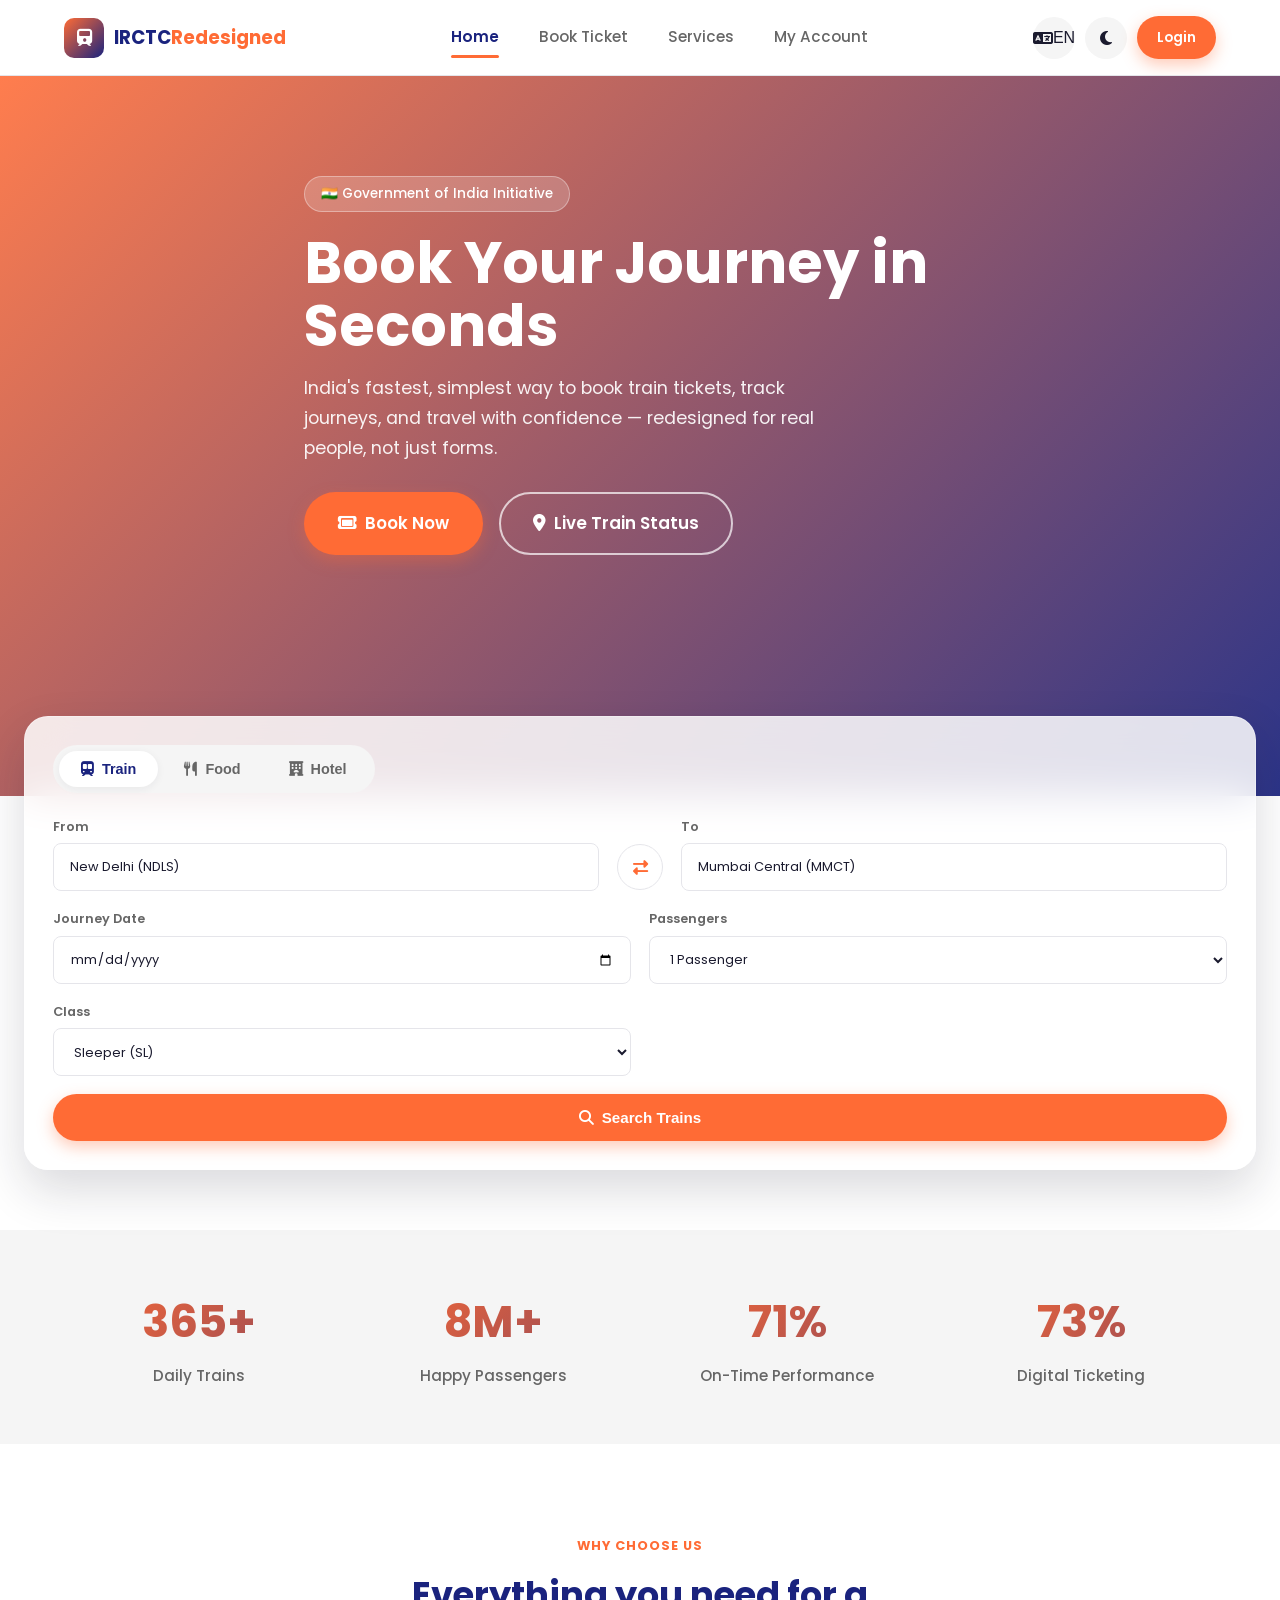
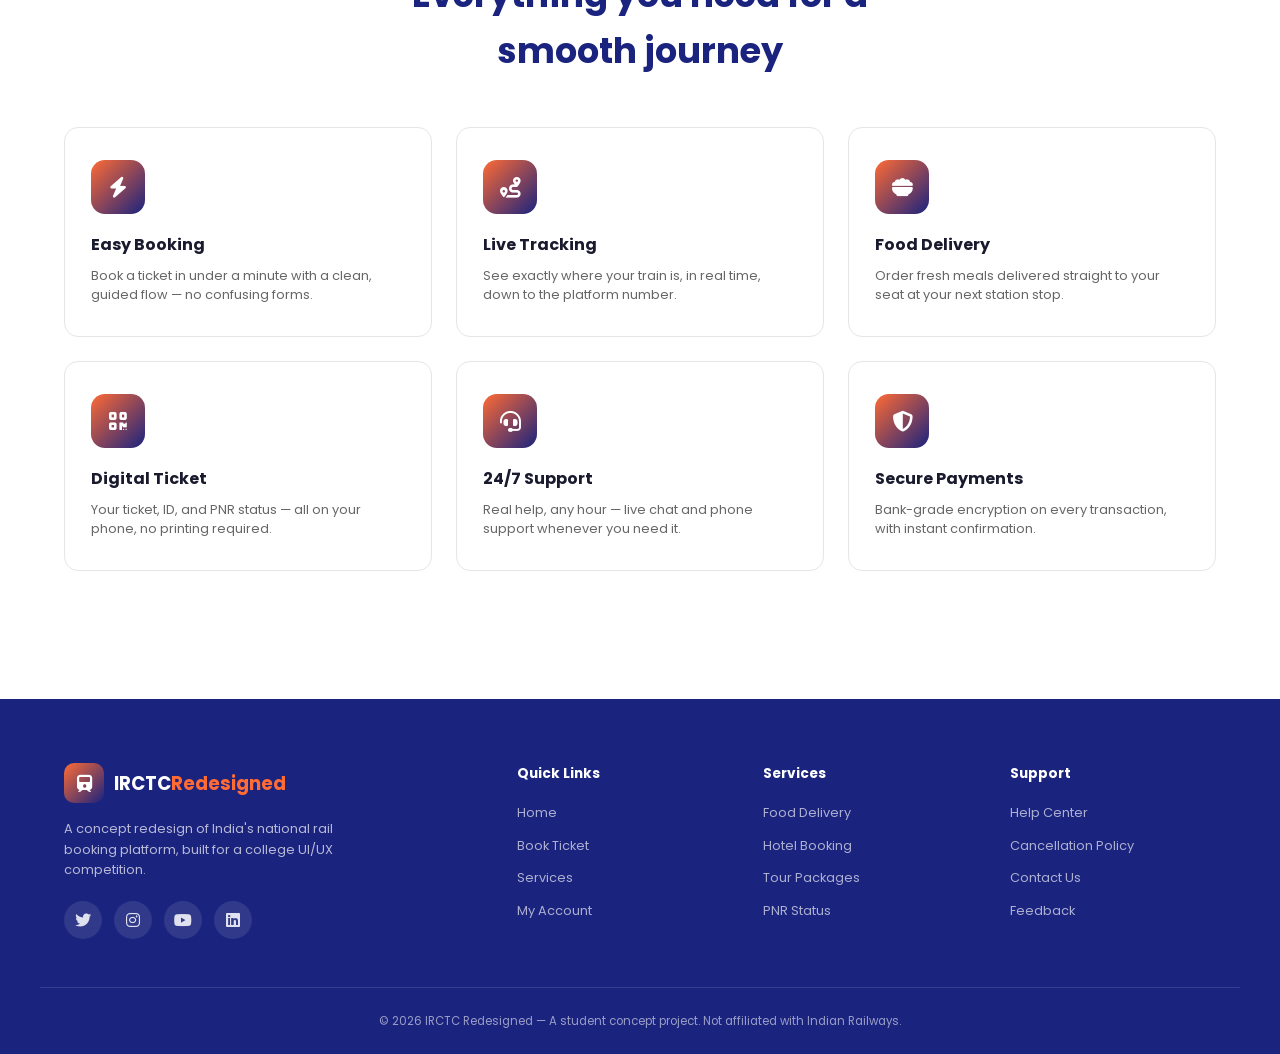
<file: index.html>
<!DOCTYPE html>
<html lang="en">
<head>
<meta charset="UTF-8">
<meta name="viewport" content="width=device-width, initial-scale=1.0">
<title>IRCTC Redesigned | Book Your Journey in Seconds</title>
<meta name="description" content="A reimagined IRCTC experience — book trains, track journeys, order food and manage your account, all in one clean, fast interface.">
<link rel="preconnect" href="https://fonts.googleapis.com">
<link href="https://fonts.googleapis.com/css2?family=Poppins:wght@300;400;500;600;700;800&family=Space+Grotesk:wght@500;600;700&display=swap" rel="stylesheet">
<link rel="stylesheet" href="https://cdnjs.cloudflare.com/ajax/libs/font-awesome/6.5.1/css/all.min.css">
<link rel="stylesheet" href="style.css">
</head>
<body>
<!-- ===== HEADER ===== -->
<header class="site-header" id="siteHeader">
  <div class="header-inner container">

    <!-- LOGO -->
    <a href="index.html" class="logo">
      <span class="logo-icon"><i class="fa-solid fa-train"></i></span>
      <span class="logo-text">IRCTC<span class="logo-accent">Redesigned</span></span>
    </a>

    <!-- NAVIGATION -->
    <nav class="main-nav" id="mainNav">
      <a href="index.html" class="nav-link active">Home</a>
      <a href="booking.html" class="nav-link">Book Ticket</a>
      <a href="services.html" class="nav-link">Services</a>
      <a href="profile.html" class="nav-link">My Account</a>
    </nav>

    <!-- RIGHT SIDE ACTIONS -->
    <div class="header-actions">
      <button class="icon-btn" id="langToggle" title="Change language">
        <i class="fa-solid fa-language"></i><span class="lang-label">EN</span>
      </button>
      <button class="icon-btn" id="themeToggle" title="Toggle dark mode">
        <i class="fa-solid fa-moon"></i>
      </button>
      <a href="profile.html" class="btn btn-primary btn-sm">Login</a>

      <!-- HAMBURGER BUTTON -->
      <button class="hamburger" id="hamburger" aria-label="Open menu">
        <span></span>
        <span></span>
        <span></span>
      </button>
    </div>

  </div>
</header>
<!-- ===== HERO ===== -->
<section class="hero" style="background-image: linear-gradient(135deg, rgba(255,107,53,0.88) 0%, rgba(26,35,126,0.92) 100%), url('https://images.unsplash.com/photo-1474487548417-781cb71495f3?w=1400');">
  <div class="container hero-inner">
    <span class="badge">🇮🇳 Government of India Initiative</span>
    <h1 class="hero-title">Book Your Journey<br>in Seconds</h1>
    <p class="hero-subtext">India's fastest, simplest way to book train tickets, track journeys, and travel with confidence — redesigned for real people, not just forms.</p>
    <div class="hero-cta">
      <a href="booking.html" class="btn btn-primary btn-lg"><i class="fa-solid fa-ticket"></i> Book Now</a>
      <a href="#live-status" class="btn btn-outline btn-lg"><i class="fa-solid fa-location-dot"></i> Live Train Status</a>
    </div>
  </div>
</section>

<!-- ===== SEARCH CARD ===== -->
<section class="search-section container">
  <div class="search-card" id="live-status">
    <div class="search-tabs" role="tablist">
      <button class="tab-btn active" data-tab="train">
        <i class="fa-solid fa-train-subway"></i> Train
      </button>
      <button class="tab-btn" data-tab="food">
        <i class="fa-solid fa-utensils"></i> Food
      </button>
      <button class="tab-btn" data-tab="hotel">
        <i class="fa-solid fa-hotel"></i> Hotel
      </button>
    </div>

    <form class="search-form" id="searchForm" data-tab-content="train">
      <div class="form-row swap-row">
        <div class="form-group">
          <label for="fromInput">From</label>
          <input type="text" id="fromInput" placeholder="Enter city or station" value="New Delhi (NDLS)" required>
        </div>
        <button type="button" class="swap-btn" id="swapBtn" aria-label="Swap stations">
          <i class="fa-solid fa-right-left"></i>
        </button>
        <div class="form-group">
          <label for="toInput">To</label>
          <input type="text" id="toInput" placeholder="Enter city or station" value="Mumbai Central (MMCT)" required>
        </div>
      </div>

      <div class="form-row">
        <div class="form-group">
          <label for="dateInput">Journey Date</label>
          <input type="date" id="dateInput" required>
        </div>
        <div class="form-group">
          <label for="passengerSelect">Passengers</label>
          <select id="passengerSelect">
            <option>1 Passenger</option>
            <option>2 Passengers</option>
            <option>3 Passengers</option>
            <option>4+ Passengers</option>
          </select>
        </div>
        <div class="form-group">
          <label for="classSelect">Class</label>
          <select id="classSelect">
            <option>Sleeper (SL)</option>
            <option>AC 3 Tier (3A)</option>
            <option>AC 2 Tier (2A)</option>
            <option>AC First Class (1A)</option>
            <option>General</option>
          </select>
        </div>
      </div>

      <button type="submit" class="btn btn-primary btn-block">
        <i class="fa-solid fa-magnifying-glass"></i> Search Trains
      </button>
    </form>

    <div class="search-form" data-tab-content="food" hidden>
      <div class="form-row">
        <div class="form-group">
          <label for="pnrInput">PNR Number</label>
          <input type="text" id="pnrInput" placeholder="10-digit PNR number">
        </div>
        <div class="form-group">
          <label for="stationInput">Delivery Station</label>
          <input type="text" id="stationInput" placeholder="e.g. Kanpur Central">
        </div>
      </div>
      <button type="submit" class="btn btn-primary btn-block"><i class="fa-solid fa-utensils"></i> Find Food Options</button>
    </div>

    <div class="search-form" data-tab-content="hotel" hidden>
      <div class="form-row">
        <div class="form-group">
          <label for="hotelCityInput">City</label>
          <input type="text" id="hotelCityInput" placeholder="Where are you staying?">
        </div>
        <div class="form-group">
          <label for="checkinInput">Check-in</label>
          <input type="date" id="checkinInput">
        </div>
      </div>
      <button type="submit" class="btn btn-primary btn-block"><i class="fa-solid fa-hotel"></i> Search Hotels</button>
    </div>
  </div>
</section>

<!-- ===== STATS ===== -->
<section class="stats-section">
  <div class="container stats-grid">
    <div class="stat-card">
      <span class="stat-number" data-target="500" data-suffix="+">0</span>
      <span class="stat-label">Daily Trains</span>
    </div>
    <div class="stat-card">
      <span class="stat-number" data-target="12" data-suffix="M+">0</span>
      <span class="stat-label">Happy Passengers</span>
    </div>
    <div class="stat-card">
      <span class="stat-number" data-target="98" data-suffix="%">0</span>
      <span class="stat-label">On-Time Performance</span>
    </div>
    <div class="stat-card">
      <span class="stat-number" data-target="100" data-suffix="%">0</span>
      <span class="stat-label">Digital Ticketing</span>
    </div>
  </div>
</section>

<!-- ===== FEATURES ===== -->
<section class="features-section container">
  <div class="section-heading">
    <span class="eyebrow">Why choose us</span>
    <h2>Everything you need for a smooth journey</h2>
  </div>
  <div class="features-grid">
    <div class="feature-card">
      <div class="feature-icon"><i class="fa-solid fa-bolt"></i></div>
      <h3>Easy Booking</h3>
      <p>Book a ticket in under a minute with a clean, guided flow — no confusing forms.</p>
    </div>
    <div class="feature-card">
      <div class="feature-icon"><i class="fa-solid fa-route"></i></div>
      <h3>Live Tracking</h3>
      <p>See exactly where your train is, in real time, down to the platform number.</p>
    </div>
    <div class="feature-card">
      <div class="feature-icon"><i class="fa-solid fa-bowl-food"></i></div>
      <h3>Food Delivery</h3>
      <p>Order fresh meals delivered straight to your seat at your next station stop.</p>
    </div>
    <div class="feature-card">
      <div class="feature-icon"><i class="fa-solid fa-qrcode"></i></div>
      <h3>Digital Ticket</h3>
      <p>Your ticket, ID, and PNR status — all on your phone, no printing required.</p>
    </div>
    <div class="feature-card">
      <div class="feature-icon"><i class="fa-solid fa-headset"></i></div>
      <h3>24/7 Support</h3>
      <p>Real help, any hour — live chat and phone support whenever you need it.</p>
    </div>
    <div class="feature-card">
      <div class="feature-icon"><i class="fa-solid fa-shield-halved"></i></div>
      <h3>Secure Payments</h3>
      <p>Bank-grade encryption on every transaction, with instant confirmation.</p>
    </div>
  </div>
</section>

<!-- ===== FOOTER ===== -->
<footer class="site-footer">
  <div class="container footer-grid">
    <div class="footer-brand">
      <a href="index.html" class="logo">
        <span class="logo-icon"><i class="fa-solid fa-train"></i></span>
        <span class="logo-text">IRCTC<span class="logo-accent">Redesigned</span></span>
      </a>
      <p>A concept redesign of India's national rail booking platform, built for a college UI/UX competition.</p>
      <div class="social-links">
        <a href="#" aria-label="Twitter"><i class="fa-brands fa-twitter"></i></a>
        <a href="#" aria-label="Instagram"><i class="fa-brands fa-instagram"></i></a>
        <a href="#" aria-label="YouTube"><i class="fa-brands fa-youtube"></i></a>
        <a href="#" aria-label="LinkedIn"><i class="fa-brands fa-linkedin"></i></a>
      </div>
    </div>
    <div class="footer-col">
      <h4>Quick Links</h4>
      <a href="index.html">Home</a>
      <a href="booking.html">Book Ticket</a>
      <a href="services.html">Services</a>
      <a href="profile.html">My Account</a>
    </div>
    <div class="footer-col">
      <h4>Services</h4>
      <a href="services.html">Food Delivery</a>
      <a href="services.html">Hotel Booking</a>
      <a href="services.html">Tour Packages</a>
      <a href="services.html">PNR Status</a>
    </div>
    <div class="footer-col">
      <h4>Support</h4>
      <a href="#">Help Center</a>
      <a href="#">Cancellation Policy</a>
      <a href="#">Contact Us</a>
      <a href="#">Feedback</a>
    </div>
  </div>
  <div class="footer-bottom container">
    <p>&copy; 2026 IRCTC Redesigned — A student concept project. Not affiliated with Indian Railways.</p>
  </div>
</footer>
<script src="main.js"></script>
</body>
</html>
</file>
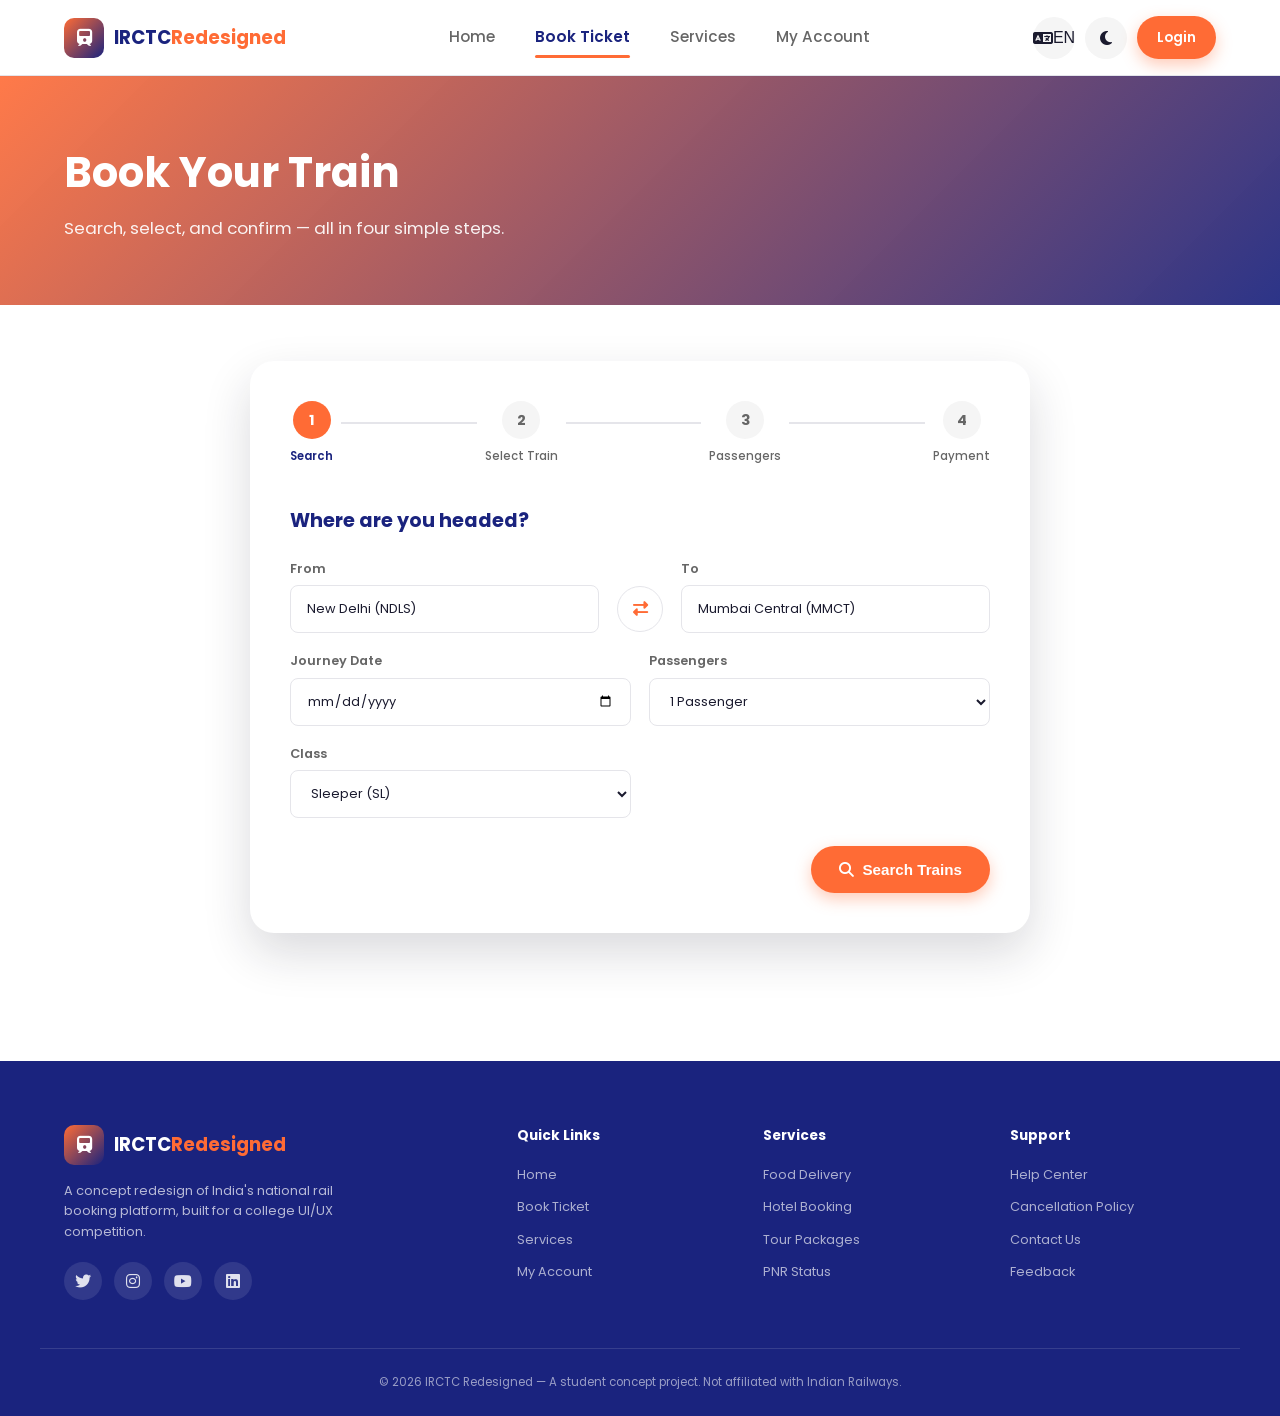
<file: booking.html>
<!DOCTYPE html>
<html lang="en">
<head>
<meta charset="UTF-8">
<meta name="viewport" content="width=device-width, initial-scale=1.0">
<title>Book a Train | IRCTC Redesigned</title>
<meta name="description" content="Search trains, pick your seat, and pay — a simple four-step booking flow.">
<link rel="preconnect" href="https://fonts.googleapis.com">
<link href="https://fonts.googleapis.com/css2?family=Poppins:wght@300;400;500;600;700;800&family=Space+Grotesk:wght@500;600;700&display=swap" rel="stylesheet">
<link rel="stylesheet" href="https://cdnjs.cloudflare.com/ajax/libs/font-awesome/6.5.1/css/all.min.css">
<link rel="stylesheet" href="style.css">
</head>
<body>

<header class="site-header" id="siteHeader">
  <div class="header-inner container">
    <a href="index.html" class="logo">
      <span class="logo-icon"><i class="fa-solid fa-train"></i></span>
      <span class="logo-text">IRCTC<span class="logo-accent">Redesigned</span></span>
    </a>
    <nav class="main-nav" id="mainNav">
      <a href="index.html" class="nav-link">Home</a>
      <a href="booking.html" class="nav-link active">Book Ticket</a>
      <a href="services.html" class="nav-link">Services</a>
      <a href="profile.html" class="nav-link">My Account</a>
    </nav>
    <div class="header-actions">
      <button class="icon-btn" id="langToggle" title="Change language" aria-label="Change language">
        <i class="fa-solid fa-language"></i><span class="lang-label">EN</span>
      </button>
      <button class="icon-btn" id="themeToggle" title="Toggle dark mode" aria-label="Toggle dark mode">
        <i class="fa-solid fa-moon"></i>
      </button>
      <a href="profile.html" class="btn btn-primary btn-sm">Login</a>
      <button class="hamburger" id="hamburger" aria-label="Open menu">
        <span></span><span></span><span></span>
      </button>
    </div>
  </div>
</header>

<section class="page-hero" style="background-image: linear-gradient(135deg, rgba(255,107,53,0.90) 0%, rgba(26,35,126,0.92) 100%), url('https://images.unsplash.com/photo-1544620347-c4fd4a3d5957?w=1400');">
  <div class="container">
    <h1>Book Your Train</h1>
    <p>Search, select, and confirm — all in four simple steps.</p>
  </div>
</section>

<section class="booking-section container">
  <div class="booking-card">

    <!-- Step indicator -->
    <div class="step-indicator" id="stepIndicator">
      <div class="step active" data-step="1">
        <span class="step-circle">1</span>
        <span class="step-label">Search</span>
      </div>
      <div class="step-line"></div>
      <div class="step" data-step="2">
        <span class="step-circle">2</span>
        <span class="step-label">Select Train</span>
      </div>
      <div class="step-line"></div>
      <div class="step" data-step="3">
        <span class="step-circle">3</span>
        <span class="step-label">Passengers</span>
      </div>
      <div class="step-line"></div>
      <div class="step" data-step="4">
        <span class="step-circle">4</span>
        <span class="step-label">Payment</span>
      </div>
    </div>

    <!-- STEP 1: Search -->
    <div class="wizard-step active" data-step-panel="1">
      <h2>Where are you headed?</h2>
      <form id="bookingSearchForm">
        <div class="form-row swap-row">
          <div class="form-group">
            <label for="bFrom">From</label>
            <input type="text" id="bFrom" value="New Delhi (NDLS)" required>
          </div>
          <button type="button" class="swap-btn" id="bookingSwapBtn" aria-label="Swap stations"><i class="fa-solid fa-right-left"></i></button>
          <div class="form-group">
            <label for="bTo">To</label>
            <input type="text" id="bTo" value="Mumbai Central (MMCT)" required>
          </div>
        </div>
        <div class="form-row">
          <div class="form-group">
            <label for="bDate">Journey Date</label>
            <input type="date" id="bDate" required>
          </div>
          <div class="form-group">
            <label for="bPassengers">Passengers</label>
            <select id="bPassengers">
              <option>1 Passenger</option>
              <option>2 Passengers</option>
              <option>3 Passengers</option>
              <option>4+ Passengers</option>
            </select>
          </div>
          <div class="form-group">
            <label for="bClass">Class</label>
            <select id="bClass">
              <option>Sleeper (SL)</option>
              <option>AC 3 Tier (3A)</option>
              <option>AC 2 Tier (2A)</option>
              <option>AC First Class (1A)</option>
            </select>
          </div>
        </div>
      </form>
      <div class="wizard-nav">
        <span></span>
        <button class="btn btn-primary" data-next="2"><i class="fa-solid fa-magnifying-glass"></i> Search Trains</button>
      </div>
    </div>

    <!-- STEP 2: Select Train -->
    <div class="wizard-step" data-step-panel="2">
      <h2>Choose your train</h2>
      <div class="train-list" id="trainList">
        <label class="train-card">
          <input type="radio" name="train" value="rajdhani">
          <div class="train-card-main">
            <div class="train-info">
              <h3>Rajdhani Express <span class="train-number">#12951</span></h3>
              <p class="train-time"><i class="fa-regular fa-clock"></i> 16:25 &rarr; 08:15 &nbsp;&middot;&nbsp; 15h 50m</p>
            </div>
            <div class="train-avail">
              <span class="avail-tag avail-good">Available 42</span>
              <span class="train-price">₹2,450</span>
            </div>
          </div>
        </label>
        <label class="train-card">
          <input type="radio" name="train" value="duronto">
          <div class="train-card-main">
            <div class="train-info">
              <h3>Duronto Express <span class="train-number">#12261</span></h3>
              <p class="train-time"><i class="fa-regular fa-clock"></i> 23:00 &rarr; 15:40 &nbsp;&middot;&nbsp; 16h 40m</p>
            </div>
            <div class="train-avail">
              <span class="avail-tag avail-limited">RAC 8</span>
              <span class="train-price">₹2,180</span>
            </div>
          </div>
        </label>
        <label class="train-card">
          <input type="radio" name="train" value="shatabdi">
          <div class="train-card-main">
            <div class="train-info">
              <h3>August Kranti Rajdhani <span class="train-number">#12953</span></h3>
              <p class="train-time"><i class="fa-regular fa-clock"></i> 17:15 &rarr; 09:50 &nbsp;&middot;&nbsp; 16h 35m</p>
            </div>
            <div class="train-avail">
              <span class="avail-tag avail-waitlist">WL 12</span>
              <span class="train-price">₹2,610</span>
            </div>
          </div>
        </label>
      </div>
      <div class="wizard-nav">
        <button class="btn btn-outline" data-prev="1"><i class="fa-solid fa-arrow-left"></i> Back</button>
        <button class="btn btn-primary" data-next="3">Continue <i class="fa-solid fa-arrow-right"></i></button>
      </div>
    </div>

    <!-- STEP 3: Passenger Details -->
    <div class="wizard-step" data-step-panel="3">
      <h2>Passenger details</h2>
      <form id="passengerForm">
        <div class="form-row">
          <div class="form-group">
            <label for="pName">Full Name</label>
            <input type="text" id="pName" placeholder="As per ID proof" required>
          </div>
          <div class="form-group">
            <label for="pAge">Age</label>
            <input type="number" id="pAge" min="1" max="120" placeholder="e.g. 28" required>
          </div>
        </div>
        <div class="form-row">
          <div class="form-group">
            <label for="pGender">Gender</label>
            <select id="pGender">
              <option>Male</option>
              <option>Female</option>
              <option>Other</option>
            </select>
          </div>
          <div class="form-group">
            <label for="pIdType">ID Proof</label>
            <select id="pIdType">
              <option>Aadhaar Card</option>
              <option>PAN Card</option>
              <option>Passport</option>
              <option>Voter ID</option>
              <option>Driving License</option>
            </select>
          </div>
        </div>
        <div class="form-row">
          <div class="form-group">
            <label for="pIdNumber">ID Number</label>
            <input type="text" id="pIdNumber" placeholder="Enter ID number" required>
          </div>
          <div class="form-group">
            <label for="pMobile">Mobile Number</label>
            <input type="tel" id="pMobile" placeholder="10-digit mobile number" pattern="[0-9]{10}" required>
          </div>
        </div>
      </form>
      <div class="wizard-nav">
        <button class="btn btn-outline" data-prev="2"><i class="fa-solid fa-arrow-left"></i> Back</button>
        <button class="btn btn-primary" data-next="4">Continue <i class="fa-solid fa-arrow-right"></i></button>
      </div>
    </div>

    <!-- STEP 4: Payment -->
    <div class="wizard-step" data-step-panel="4">
      <h2>Payment</h2>
      <form id="paymentForm">
        <div class="form-row">
          <div class="form-group">
            <label for="payMethod">Payment Method</label>
            <select id="payMethod">
              <option value="upi">UPI</option>
              <option value="card">Credit / Debit Card</option>
              <option value="netbanking">Net Banking</option>
            </select>
          </div>
          <div class="form-group">
            <label for="payDetail">UPI ID</label>
            <input type="text" id="payDetail" placeholder="yourname@upi" required>
          </div>
        </div>
        <div class="form-row">
          <div class="form-group">
            <label for="promoCode">Promo Code (optional)</label>
            <input type="text" id="promoCode" placeholder="Enter promo code">
          </div>
        </div>
        <div class="payment-summary">
          <div class="summary-row"><span>Ticket Fare</span><span>₹2,450</span></div>
          <div class="summary-row"><span>Convenience Fee</span><span>₹35</span></div>
          <div class="summary-row summary-total"><span>Total Amount</span><span>₹2,485</span></div>
        </div>
      </form>
      <div class="wizard-nav">
        <button class="btn btn-outline" data-prev="3"><i class="fa-solid fa-arrow-left"></i> Back</button>
        <button class="btn btn-primary" id="confirmBookingBtn"><i class="fa-solid fa-lock"></i> Pay &amp; Confirm</button>
      </div>
    </div>

  </div>
</section>

<footer class="site-footer">
  <div class="container footer-grid">
    <div class="footer-brand">
      <a href="index.html" class="logo">
        <span class="logo-icon"><i class="fa-solid fa-train"></i></span>
        <span class="logo-text">IRCTC<span class="logo-accent">Redesigned</span></span>
      </a>
      <p>A concept redesign of India's national rail booking platform, built for a college UI/UX competition.</p>
      <div class="social-links">
        <a href="#" aria-label="Twitter"><i class="fa-brands fa-twitter"></i></a>
        <a href="#" aria-label="Instagram"><i class="fa-brands fa-instagram"></i></a>
        <a href="#" aria-label="YouTube"><i class="fa-brands fa-youtube"></i></a>
        <a href="#" aria-label="LinkedIn"><i class="fa-brands fa-linkedin"></i></a>
      </div>
    </div>
    <div class="footer-col">
      <h4>Quick Links</h4>
      <a href="index.html">Home</a>
      <a href="booking.html">Book Ticket</a>
      <a href="services.html">Services</a>
      <a href="profile.html">My Account</a>
    </div>
    <div class="footer-col">
      <h4>Services</h4>
      <a href="services.html">Food Delivery</a>
      <a href="services.html">Hotel Booking</a>
      <a href="services.html">Tour Packages</a>
      <a href="services.html">PNR Status</a>
    </div>
    <div class="footer-col">
      <h4>Support</h4>
      <a href="#">Help Center</a>
      <a href="#">Cancellation Policy</a>
      <a href="#">Contact Us</a>
      <a href="#">Feedback</a>
    </div>
  </div>
  <div class="footer-bottom container">
    <p>&copy; 2026 IRCTC Redesigned — A student concept project. Not affiliated with Indian Railways.</p>
  </div>
</footer>

<script src="main.js"></script>
</body>
</html>
</file>
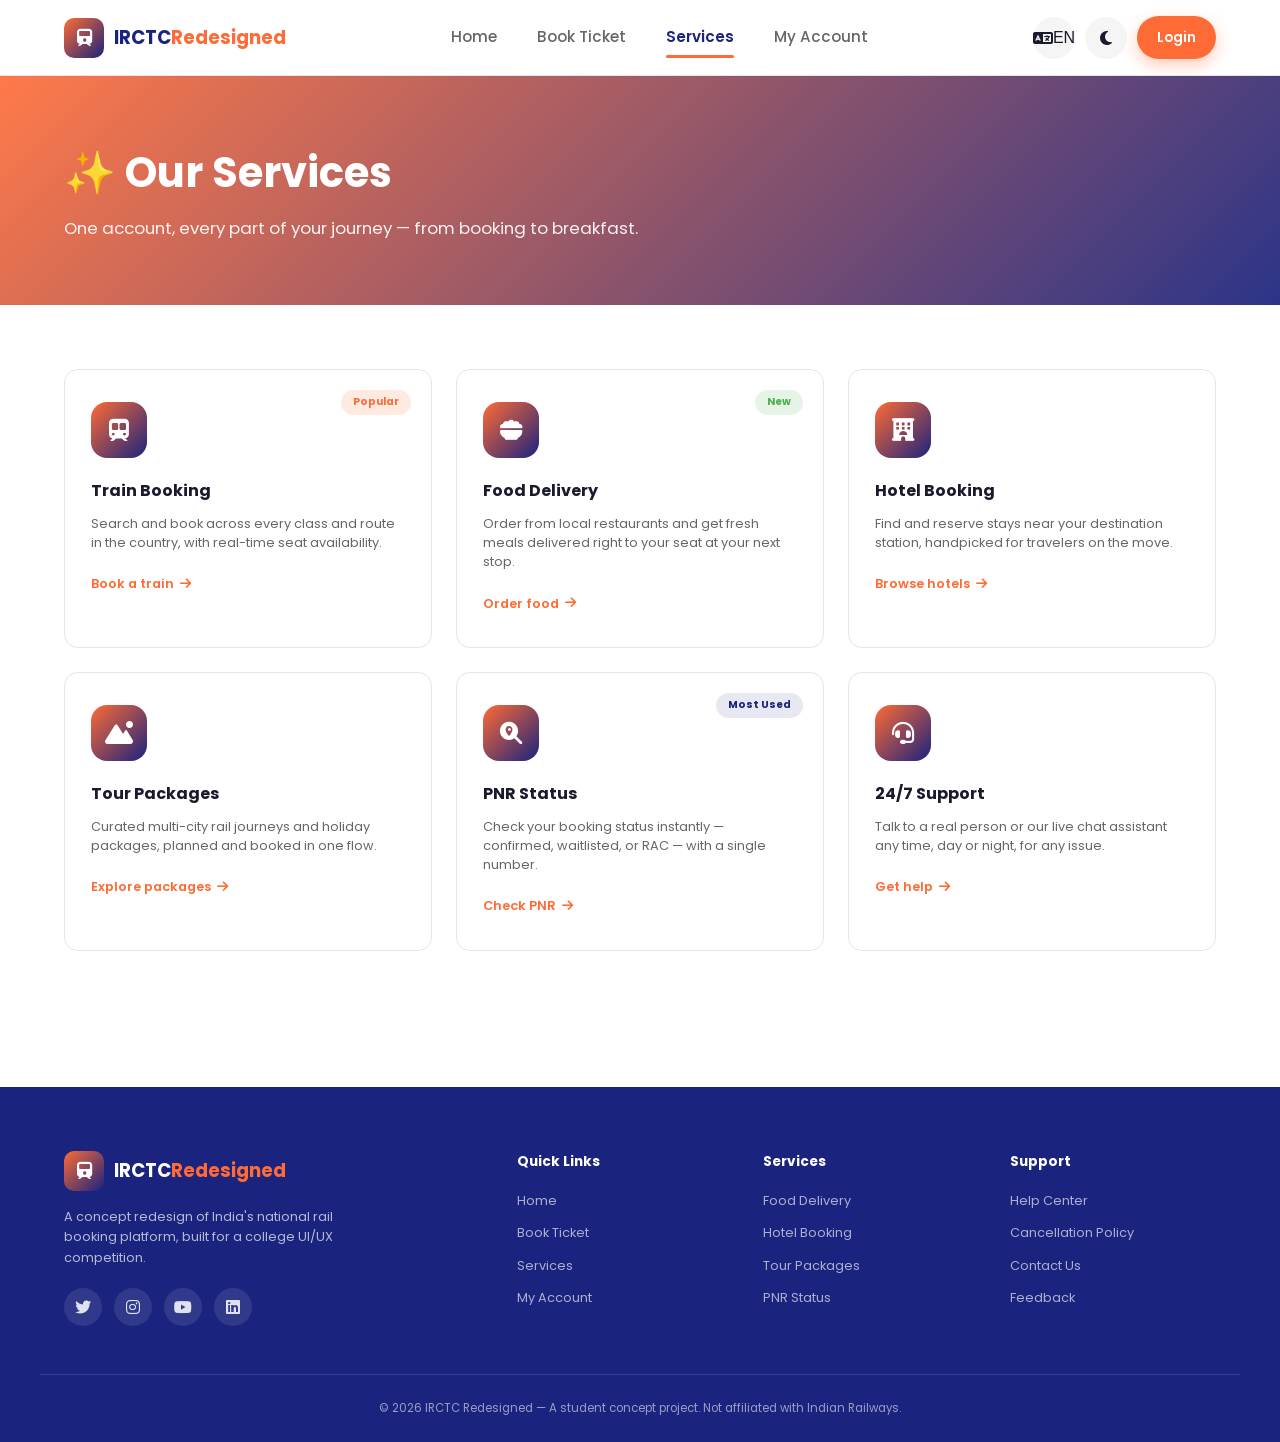
<file: services.html>
<!DOCTYPE html>
<html lang="en">
<head>
<meta charset="UTF-8">
<meta name="viewport" content="width=device-width, initial-scale=1.0">
<title>Services | IRCTC Redesigned</title>
<meta name="description" content="Everything IRCTC offers in one place — train booking, food delivery, hotels, tour packages, PNR status and support.">
<link rel="preconnect" href="https://fonts.googleapis.com">
<link href="https://fonts.googleapis.com/css2?family=Poppins:wght@300;400;500;600;700;800&family=Space+Grotesk:wght@500;600;700&display=swap" rel="stylesheet">
<link rel="stylesheet" href="https://cdnjs.cloudflare.com/ajax/libs/font-awesome/6.5.1/css/all.min.css">
<link rel="stylesheet" href="style.css">
</head>
<body>

<header class="site-header" id="siteHeader">
  <div class="header-inner container">
    <a href="index.html" class="logo">
      <span class="logo-icon"><i class="fa-solid fa-train"></i></span>
      <span class="logo-text">IRCTC<span class="logo-accent">Redesigned</span></span>
    </a>
    <nav class="main-nav" id="mainNav">
      <a href="index.html" class="nav-link">Home</a>
      <a href="booking.html" class="nav-link">Book Ticket</a>
      <a href="services.html" class="nav-link active">Services</a>
      <a href="profile.html" class="nav-link">My Account</a>
    </nav>
    <div class="header-actions">
      <button class="icon-btn" id="langToggle" title="Change language" aria-label="Change language">
        <i class="fa-solid fa-language"></i><span class="lang-label">EN</span>
      </button>
      <button class="icon-btn" id="themeToggle" title="Toggle dark mode" aria-label="Toggle dark mode">
        <i class="fa-solid fa-moon"></i>
      </button>
      <a href="profile.html" class="btn btn-primary btn-sm">Login</a>
      <button class="hamburger" id="hamburger" aria-label="Open menu">
        <span></span><span></span><span></span>
      </button>
    </div>
  </div>
</header>

<section class="page-hero" style="background-image: linear-gradient(135deg, rgba(255,107,53,0.90) 0%, rgba(26,35,126,0.92) 100%), url('https://images.unsplash.com/photo-1530521954074-e64f6810b32d?w=1400');">
  <div class="container">
    <h1>✨ Our Services</h1>
    <p>One account, every part of your journey — from booking to breakfast.</p>
  </div>
</section>

<section class="services-grid-section container">
  <div class="services-grid">

    <div class="service-card">
      <span class="service-badge badge-popular">Popular</span>
      <div class="service-icon"><i class="fa-solid fa-train-subway"></i></div>
      <h3>Train Booking</h3>
      <p>Search and book across every class and route in the country, with real-time seat availability.</p>
      <a href="booking.html" class="service-link">Book a train <i class="fa-solid fa-arrow-right"></i></a>
    </div>

    <div class="service-card">
      <span class="service-badge badge-new">New</span>
      <div class="service-icon"><i class="fa-solid fa-bowl-food"></i></div>
      <h3>Food Delivery</h3>
      <p>Order from local restaurants and get fresh meals delivered right to your seat at your next stop.</p>
      <a href="#" class="service-link">Order food <i class="fa-solid fa-arrow-right"></i></a>
    </div>

    <div class="service-card">
      <div class="service-icon"><i class="fa-solid fa-hotel"></i></div>
      <h3>Hotel Booking</h3>
      <p>Find and reserve stays near your destination station, handpicked for travelers on the move.</p>
      <a href="#" class="service-link">Browse hotels <i class="fa-solid fa-arrow-right"></i></a>
    </div>

    <div class="service-card">
      <div class="service-icon"><i class="fa-solid fa-mountain-sun"></i></div>
      <h3>Tour Packages</h3>
      <p>Curated multi-city rail journeys and holiday packages, planned and booked in one flow.</p>
      <a href="#" class="service-link">Explore packages <i class="fa-solid fa-arrow-right"></i></a>
    </div>

    <div class="service-card">
      <span class="service-badge badge-used">Most Used</span>
      <div class="service-icon"><i class="fa-solid fa-magnifying-glass-location"></i></div>
      <h3>PNR Status</h3>
      <p>Check your booking status instantly — confirmed, waitlisted, or RAC — with a single number.</p>
      <a href="#" class="service-link">Check PNR <i class="fa-solid fa-arrow-right"></i></a>
    </div>

    <div class="service-card">
      <div class="service-icon"><i class="fa-solid fa-headset"></i></div>
      <h3>24/7 Support</h3>
      <p>Talk to a real person or our live chat assistant any time, day or night, for any issue.</p>
      <a href="#" class="service-link">Get help <i class="fa-solid fa-arrow-right"></i></a>
    </div>

  </div>
</section>

<footer class="site-footer">
  <div class="container footer-grid">
    <div class="footer-brand">
      <a href="index.html" class="logo">
        <span class="logo-icon"><i class="fa-solid fa-train"></i></span>
        <span class="logo-text">IRCTC<span class="logo-accent">Redesigned</span></span>
      </a>
      <p>A concept redesign of India's national rail booking platform, built for a college UI/UX competition.</p>
      <div class="social-links">
        <a href="#" aria-label="Twitter"><i class="fa-brands fa-twitter"></i></a>
        <a href="#" aria-label="Instagram"><i class="fa-brands fa-instagram"></i></a>
        <a href="#" aria-label="YouTube"><i class="fa-brands fa-youtube"></i></a>
        <a href="#" aria-label="LinkedIn"><i class="fa-brands fa-linkedin"></i></a>
      </div>
    </div>
    <div class="footer-col">
      <h4>Quick Links</h4>
      <a href="index.html">Home</a>
      <a href="booking.html">Book Ticket</a>
      <a href="services.html">Services</a>
      <a href="profile.html">My Account</a>
    </div>
    <div class="footer-col">
      <h4>Services</h4>
      <a href="services.html">Food Delivery</a>
      <a href="services.html">Hotel Booking</a>
      <a href="services.html">Tour Packages</a>
      <a href="services.html">PNR Status</a>
    </div>
    <div class="footer-col">
      <h4>Support</h4>
      <a href="#">Help Center</a>
      <a href="#">Cancellation Policy</a>
      <a href="#">Contact Us</a>
      <a href="#">Feedback</a>
    </div>
  </div>
  <div class="footer-bottom container">
    <p>&copy; 2026 IRCTC Redesigned — A student concept project. Not affiliated with Indian Railways.</p>
  </div>
</footer>

<script src="main.js"></script>
</body>
</html>
</file>
<file: style.css>
/* ============================================
   IRCTC REDESIGNED — STYLESHEET
   ============================================
   TABLE OF CONTENTS:
   1. RESET & VARIABLES
   2. BASE / TYPOGRAPHY
   3. BUTTONS
   4. HEADER / NAVIGATION
   5. HAMBURGER MENU (HIDDEN - SHOWING ALL LINKS)
   6. HERO SECTION
   7. SEARCH CARD
   8. STATS SECTION
   9. FEATURES SECTION
   10. SERVICES SECTION
   11. FOOTER
   12. BOOKING WIZARD
   13. PROFILE PAGE
   14. DARK MODE
   15. ANIMATIONS
   16. RESPONSIVE - TABLET
   17. RESPONSIVE - MOBILE (FIXED - HORIZONTAL NAV)
   18. RESPONSIVE - SMALL MOBILE
   ============================================ */

/* ============================================
   1. RESET & VARIABLES
   ============================================ */
*,
*::before,
*::after {
    box-sizing: border-box;
    margin: 0;
    padding: 0;
}

html,
body {
    max-width: 100%;
    overflow-x: hidden !important;
    margin: 0;
    padding: 0;
    width: 100%;
}

:root {
    /* Brand Colors */
    --primary: #FF6B35;
    --primary-dark: #E2542A;
    --secondary: #1A237E;
    --secondary-light: #2C3A9E;
    --success: #4CAF50;
    
    /* Backgrounds & Text */
    --bg: #FFFFFF;
    --bg-alt: #F5F5F5;
    --text: #1A1A2E;
    --text-muted: #666;
    --border: #E5E5EA;
    
    /* Gradients & Effects */
    --gradient: linear-gradient(135deg, #FF6B35 0%, #1A237E 100%);
    --radius-sm: 8px;
    --radius-md: 14px;
    --radius-lg: 24px;
    --shadow-sm: 0 2px 8px rgba(26, 26, 46, 0.06);
    --shadow-md: 0 8px 24px rgba(26, 26, 46, 0.10);
    --shadow-lg: 0 20px 48px rgba(26, 26, 46, 0.16);
    
    /* Layout */
    --header-height: 76px;
    --transition: 0.25s ease;
}

/* ============================================
   2. BASE / TYPOGRAPHY
   ============================================ */
body {
    font-family: 'Poppins', sans-serif;
    color: var(--text);
    background: var(--bg);
    line-height: 1.6;
    overflow-x: hidden !important;
    width: 100%;
    max-width: 100%;
    min-height: 100vh;
    padding: 0;
    margin: 0;
}

/* Force all elements to respect max width */
* {
    max-width: 100%;
}

/* Container - Centers content with max width */
.container,
.header-inner,
.hero-inner,
.footer-grid,
.footer-bottom {
    max-width: 1200px;
    width: 100%;
    margin: 0 auto;
    padding: 0 24px;
    box-sizing: border-box;
}

/* Prevent text overflow */
h1, h2, h3, h4, p, a, span, li, div {
    word-wrap: break-word;
    overflow-wrap: break-word;
    hyphens: auto;
    max-width: 100%;
}

img {
    max-width: 100%;
    height: auto;
    display: block;
}

a {
    color: inherit;
    text-decoration: none;
}

/* ============================================
   3. BUTTONS
   ============================================ */
.btn {
    display: inline-flex;
    align-items: center;
    justify-content: center;
    gap: 8px;
    font-weight: 600;
    font-size: 0.95rem;
    padding: 13px 26px;
    border-radius: 999px;
    border: 2px solid transparent;
    cursor: pointer;
    transition: transform var(--transition), box-shadow var(--transition), background var(--transition);
    white-space: nowrap;
    max-width: 100%;
}

.btn:hover {
    transform: translateY(-2px);
}

/* Primary Button - Orange */
.btn-primary {
    background: var(--primary);
    color: #fff;
    box-shadow: 0 6px 16px rgba(255, 107, 53, 0.35);
}

.btn-primary:hover {
    background: var(--primary-dark);
    box-shadow: 0 10px 22px rgba(255, 107, 53, 0.45);
}

/* Outline Button - Transparent with border */
.btn-outline {
    background: transparent;
    border-color: currentColor;
    color: var(--secondary);
}

.btn-outline:hover {
    background: var(--secondary);
    color: #fff;
}

/* Hero variant - White outline on dark background */
.hero .btn-outline {
    color: #fff;
    border-color: rgba(255, 255, 255, 0.7);
}

.hero .btn-outline:hover {
    background: #fff;
    color: var(--secondary);
}

/* Button Sizes */
.btn-lg {
    padding: 16px 32px;
    font-size: 1.05rem;
}

.btn-sm {
    padding: 9px 18px;
    font-size: 0.85rem;
}

.btn-block {
    width: 100%;
    justify-content: center;
}

/* ============================================
   4. HEADER / NAVIGATION
   ============================================ */
.site-header {
    position: sticky;
    top: 0;
    z-index: 100;
    height: var(--header-height);
    display: flex;
    align-items: center;
    background: rgba(255, 255, 255, 0.85);
    backdrop-filter: blur(14px);
    border-bottom: 1px solid var(--border);
    transition: box-shadow var(--transition), background var(--transition);
    width: 100%;
    max-width: 100%;
    overflow: hidden;
}

.header-inner {
    display: flex;
    align-items: center;
    justify-content: space-between;
    width: 100%;
    gap: 24px;
    padding: 0 24px;
    max-width: 1200px;
    margin: 0 auto;
    flex-wrap: nowrap;
}

/* Logo Styling */
.logo {
    display: flex;
    align-items: center;
    gap: 10px;
    font-weight: 700;
    font-size: 1.15rem;
    transition: transform 0.3s ease;
    flex-shrink: 0;
    max-width: 100%;
}

.logo:hover {
    transform: scale(1.05);
}

.logo-icon {
    width: 40px;
    height: 40px;
    display: flex;
    align-items: center;
    justify-content: center;
    background: var(--gradient);
    color: #fff;
    border-radius: 10px;
    font-size: 1.1rem;
    flex-shrink: 0;
}

.logo-accent {
    color: var(--primary);
}

.logo-text {
    color: var(--secondary);
    font-size: clamp(0.85rem, 2vw, 1.15rem);
    white-space: nowrap;
}

/* Navigation Links - Desktop */
.main-nav {
    display: flex;
    gap: 8px;
    flex: 1;
    justify-content: center;
    flex-wrap: wrap;
}

.nav-link {
    position: relative;
    padding: 10px 16px;
    font-weight: 500;
    color: var(--text-muted);
    border-radius: 999px;
    transition: color var(--transition), background var(--transition);
    white-space: nowrap;
    font-size: clamp(0.7rem, 1.2vw, 0.95rem);
}

/* Underline animation on hover */
.nav-link::after {
    content: '';
    position: absolute;
    bottom: -2px;
    left: 50%;
    width: 0;
    height: 2px;
    background: var(--primary);
    transition: all 0.3s ease;
    transform: translateX(-50%);
}

.nav-link:hover::after {
    width: 60%;
}

.nav-link:hover {
    color: var(--secondary);
    background: var(--bg-alt);
}

.nav-link.active {
    color: var(--secondary);
    font-weight: 600;
}

.nav-link.active::after {
    content: '';
    position: absolute;
    left: 16px;
    right: 16px;
    bottom: 2px;
    height: 3px;
    border-radius: 3px;
    background: var(--primary);
    width: auto;
    transform: none;
}

/* Header Right Actions */
.header-actions {
    display: flex;
    align-items: center;
    gap: 10px;
    flex-shrink: 0;
}

.icon-btn {
    display: flex;
    align-items: center;
    justify-content: center;
    background: var(--bg-alt);
    border: none;
    width: 42px;
    height: 42px;
    border-radius: 50%;
    color: var(--text);
    cursor: pointer;
    font-size: 1rem;
    transition: background var(--transition);
    flex-shrink: 0;
}

.icon-btn:hover {
    background: var(--border);
}

/* ============================================
   5. HAMBURGER MENU - HIDDEN (Showing all links)
   ============================================ */
/* Hamburger is hidden on all screens - we show all nav links directly */
.hamburger {
    display: none !important;
}

.hamburger span {
    display: none !important;
}

/* ============================================
   6. HERO SECTION
   ============================================ */
.hero {
    background-size: cover;
    background-position: center;
    padding: 100px 0 140px;
    color: #fff;
    min-height: 80vh;
    width: 100%;
    max-width: 100%;
    overflow: hidden;
}

.hero-inner {
    max-width: 720px;
    padding: 0 24px;
    width: 100%;
}

/* Badge - Government of India tag */
.badge {
    display: inline-block;
    background: rgba(255, 255, 255, 0.18);
    border: 1px solid rgba(255, 255, 255, 0.35);
    padding: 6px 16px;
    border-radius: 999px;
    font-size: clamp(0.6rem, 1.2vw, 0.85rem);
    font-weight: 500;
    margin-bottom: 20px;
    animation: float 3s ease-in-out infinite;
    word-wrap: break-word;
    max-width: 100%;
}

.hero-title {
    font-size: clamp(1.8rem, 5vw, 3.6rem);
    margin-bottom: 16px;
    line-height: 1.1;
    word-wrap: break-word;
    max-width: 100%;
}

.hero-subtext {
    font-size: clamp(0.9rem, 1.5vw, 1.1rem);
    opacity: 0.92;
    max-width: 560px;
    margin-bottom: 28px;
    line-height: 1.7;
    word-wrap: break-word;
}

.hero-cta {
    display: flex;
    gap: 16px;
    flex-wrap: wrap;
    width: 100%;
}

.hero-cta .btn {
    flex: 0 1 auto;
}

/* Inner Page Hero */
.page-hero {
    background-size: cover;
    background-position: center;
    padding: 64px 0;
    color: #fff;
    width: 100%;
    max-width: 100%;
    overflow: hidden;
}

.page-hero h1 {
    font-size: clamp(1.6rem, 4vw, 2.6rem);
    margin-bottom: 8px;
}

.page-hero p {
    opacity: 0.92;
    font-size: clamp(0.9rem, 1.5vw, 1.05rem);
}

/* ============================================
   7. SEARCH CARD
   ============================================ */
.search-section {
    margin-top: -80px;
    position: relative;
    z-index: 10;
    margin-bottom: 60px;
    padding: 0 24px;
    width: 100%;
    max-width: 100%;
}

.search-card {
    background: rgba(255, 255, 255, 0.85);
    backdrop-filter: blur(20px);
    border: 1px solid rgba(255, 255, 255, 0.3);
    border-radius: var(--radius-lg);
    box-shadow: var(--shadow-lg);
    padding: 28px;
    width: 100%;
    max-width: 100%;
    overflow: hidden;
}

/* Search Tabs - Train, Food, Hotel */
.search-tabs {
    display: flex;
    gap: 4px;
    background: var(--bg-alt);
    padding: 6px;
    border-radius: 999px;
    width: fit-content;
    margin-bottom: 24px;
    flex-wrap: wrap;
    max-width: 100%;
}

.tab-btn {
    border: none;
    background: transparent;
    padding: 10px 22px;
    border-radius: 999px;
    font-weight: 600;
    font-size: clamp(0.7rem, 1.2vw, 0.9rem);
    color: var(--text-muted);
    cursor: pointer;
    display: flex;
    align-items: center;
    gap: 8px;
    transition: background var(--transition), color var(--transition);
    white-space: nowrap;
}

.tab-btn.active {
    background: #fff;
    color: var(--secondary);
    box-shadow: var(--shadow-sm);
}

/* Form Layout */
.form-row {
    display: grid;
    grid-template-columns: 1fr 1fr;
    gap: 18px;
    margin-bottom: 18px;
    width: 100%;
}

.swap-row {
    grid-template-columns: 1fr auto 1fr;
    align-items: end;
}

.form-group {
    display: flex;
    flex-direction: column;
    gap: 6px;
    width: 100%;
    max-width: 100%;
}

.form-group label {
    font-size: clamp(0.7rem, 1vw, 0.82rem);
    font-weight: 600;
    color: var(--text-muted);
}

.form-group input,
.form-group select {
    font-family: 'Poppins', sans-serif;
    padding: 13px 16px;
    border: 1.5px solid var(--border);
    border-radius: var(--radius-sm);
    font-size: clamp(0.8rem, 1vw, 0.95rem);
    color: var(--text);
    background: #fff;
    transition: border-color var(--transition), box-shadow var(--transition), transform var(--transition);
    width: 100%;
    min-height: 48px;
    max-width: 100%;
}

.form-group input:focus,
.form-group select:focus {
    border-color: var(--primary);
    box-shadow: 0 0 0 4px rgba(255, 107, 53, 0.15);
    transform: scale(1.01);
}

/* Swap Button - Exchange From/To */
.swap-btn {
    width: 46px;
    height: 46px;
    border-radius: 50%;
    border: 1.5px solid var(--border);
    background: #fff;
    color: var(--primary);
    cursor: pointer;
    font-size: 0.95rem;
    transition: transform var(--transition), background var(--transition);
    align-self: end;
    margin-bottom: 1px;
    display: flex;
    align-items: center;
    justify-content: center;
    flex-shrink: 0;
}

.swap-btn:hover {
    background: var(--bg-alt);
    transform: rotate(180deg);
}

/* ============================================
   8. STATS SECTION
   ============================================ */
.stats-section {
    background: var(--bg-alt);
    padding: 56px 0;
    width: 100%;
    max-width: 100%;
    overflow: hidden;
}

.stats-grid {
    display: grid;
    grid-template-columns: repeat(4, 1fr);
    gap: 24px;
    text-align: center;
    padding: 0 24px;
    max-width: 1200px;
    margin: 0 auto;
    width: 100%;
}

.stat-card {
    display: flex;
    flex-direction: column;
    gap: 6px;
    width: 100%;
    max-width: 100%;
}

.stat-number {
    font-size: clamp(1.8rem, 4vw, 2.8rem);
    font-weight: 700;
    background: var(--gradient);
    -webkit-background-clip: text;
    -webkit-text-fill-color: transparent;
    background-clip: text;
    background-size: 200% 200%;
    animation: gradientShift 3s ease-in-out infinite;
}

.stat-label {
    color: var(--text-muted);
    font-weight: 500;
    font-size: clamp(0.75rem, 1.2vw, 0.95rem);
}

/* ============================================
   9. FEATURES SECTION
   ============================================ */
.features-section {
    padding: 88px 0;
    width: 100%;
    max-width: 100%;
    overflow: hidden;
}

.section-heading {
    text-align: center;
    max-width: 560px;
    margin: 0 auto 48px;
    padding: 0 24px;
    width: 100%;
}

.eyebrow {
    display: inline-block;
    color: var(--primary);
    font-weight: 700;
    font-size: clamp(0.7rem, 1vw, 0.85rem);
    text-transform: uppercase;
    letter-spacing: 0.08em;
    margin-bottom: 10px;
}

.section-heading h2 {
    font-size: clamp(1.4rem, 3vw, 2.2rem);
    color: var(--secondary);
    word-wrap: break-word;
}

.section-heading p {
    font-size: clamp(0.85rem, 1.2vw, 1.05rem);
    color: var(--text-muted);
}

.features-grid {
    display: grid;
    grid-template-columns: repeat(3, 1fr);
    gap: 24px;
    padding: 0 24px;
    max-width: 1200px;
    margin: 0 auto;
    width: 100%;
}

.feature-card {
    background: #fff;
    border: 1.5px solid var(--border);
    border-radius: var(--radius-md);
    padding: 32px 26px;
    transition: all 0.4s cubic-bezier(0.4, 0, 0.2, 1);
    position: relative;
    width: 100%;
    max-width: 100%;
    overflow: hidden;
}

/* Gradient border glow on hover */
.feature-card::before {
    content: '';
    position: absolute;
    top: -1px;
    left: -1px;
    right: -1px;
    bottom: -1px;
    border-radius: inherit;
    background: var(--gradient);
    opacity: 0;
    transition: opacity 0.4s ease;
    z-index: -1;
}

.feature-card:hover {
    transform: translateY(-10px);
    box-shadow: 0 20px 60px rgba(255, 107, 53, 0.15);
    border-color: var(--primary);
}

.feature-card:hover::before {
    opacity: 1;
}

.feature-icon {
    width: 54px;
    height: 54px;
    border-radius: 14px;
    background: var(--gradient);
    color: #fff;
    display: flex;
    align-items: center;
    justify-content: center;
    font-size: 1.3rem;
    margin-bottom: 18px;
    flex-shrink: 0;
}

.feature-card h3 {
    font-size: clamp(1rem, 1.2vw, 1.1rem);
    margin-bottom: 8px;
}

.feature-card p {
    color: var(--text-muted);
    font-size: clamp(0.8rem, 1vw, 0.92rem);
    line-height: 1.5;
}

/* ============================================
   10. SERVICES SECTION
   ============================================ */
.services-grid-section {
    padding: 64px 0 96px;
    width: 100%;
    max-width: 100%;
    overflow: hidden;
}

.services-grid {
    display: grid;
    grid-template-columns: repeat(3, 1fr);
    gap: 24px;
    padding: 0 24px;
    max-width: 1200px;
    margin: 0 auto;
    width: 100%;
}

.service-card {
    position: relative;
    background: #fff;
    border: 1.5px solid var(--border);
    border-radius: var(--radius-md);
    padding: 32px 26px;
    transition: all 0.4s cubic-bezier(0.4, 0, 0.2, 1);
    width: 100%;
    max-width: 100%;
    overflow: hidden;
}

.service-card::before {
    content: '';
    position: absolute;
    top: -1px;
    left: -1px;
    right: -1px;
    bottom: -1px;
    border-radius: inherit;
    background: var(--gradient);
    opacity: 0;
    transition: opacity 0.4s ease;
    z-index: -1;
}

.service-card:hover {
    transform: translateY(-6px);
    box-shadow: var(--shadow-md);
}

.service-card:hover::before {
    opacity: 1;
}

/* Service Badges - Popular, New, Most Used */
.service-badge {
    position: absolute;
    top: 20px;
    right: 20px;
    font-size: clamp(0.6rem, 0.8vw, 0.72rem);
    font-weight: 700;
    padding: 4px 12px;
    border-radius: 999px;
}

.badge-popular {
    background: rgba(255, 107, 53, 0.14);
    color: var(--primary);
}

.badge-new {
    background: rgba(76, 175, 80, 0.14);
    color: var(--success);
}

.badge-used {
    background: rgba(26, 35, 126, 0.1);
    color: var(--secondary);
}

.service-icon {
    width: 56px;
    height: 56px;
    border-radius: 16px;
    background: var(--gradient);
    color: #fff;
    display: flex;
    align-items: center;
    justify-content: center;
    font-size: 1.4rem;
    margin-bottom: 20px;
    flex-shrink: 0;
}

.service-card h3 {
    font-size: clamp(1rem, 1.2vw, 1.15rem);
    margin-bottom: 10px;
}

.service-card p {
    color: var(--text-muted);
    font-size: clamp(0.8rem, 1vw, 0.92rem);
    margin-bottom: 18px;
    line-height: 1.5;
}

.service-link {
    font-weight: 600;
    color: var(--primary);
    display: inline-flex;
    gap: 6px;
    align-items: center;
    font-size: clamp(0.8rem, 1vw, 0.9rem);
}

.service-link:hover {
    text-decoration: underline;
}

/* ============================================
   11. FOOTER
   ============================================ */
.site-footer {
    background: var(--secondary);
    color: rgba(255, 255, 255, 0.85);
    padding: 64px 0 0;
    margin-top: 40px;
    width: 100%;
    max-width: 100%;
    overflow: hidden;
}

.footer-grid {
    display: grid;
    grid-template-columns: 2fr 1fr 1fr 1fr;
    gap: 40px;
    padding-bottom: 48px;
    border-bottom: 1px solid rgba(255, 255, 255, 0.12);
    max-width: 1200px;
    margin: 0 auto;
    padding-left: 24px;
    padding-right: 24px;
    width: 100%;
}

.footer-brand p {
    margin: 16px 0 20px;
    font-size: clamp(0.8rem, 1vw, 0.9rem);
    opacity: 0.8;
    max-width: 320px;
}

.site-footer .logo-text {
    color: #fff;
}

.social-links {
    display: flex;
    gap: 12px;
    flex-wrap: wrap;
}

.social-links a {
    width: 38px;
    height: 38px;
    border-radius: 50%;
    background: rgba(255, 255, 255, 0.1);
    display: flex;
    align-items: center;
    justify-content: center;
    transition: background var(--transition), transform var(--transition);
}

.social-links a:hover {
    background: var(--primary);
    transform: translateY(-3px);
}

.footer-col h4 {
    color: #fff;
    font-size: clamp(0.85rem, 1vw, 0.95rem);
    margin-bottom: 18px;
}

.footer-col a {
    display: block;
    font-size: clamp(0.8rem, 0.9vw, 0.9rem);
    margin-bottom: 12px;
    opacity: 0.75;
    transition: all 0.3s ease;
}

.footer-col a:hover {
    opacity: 1;
    padding-left: 8px;
    color: var(--primary);
}

.footer-bottom {
    padding: 24px 24px;
    text-align: center;
    font-size: clamp(0.7rem, 0.9vw, 0.85rem);
    opacity: 0.65;
    max-width: 1200px;
    margin: 0 auto;
    width: 100%;
}

/* ============================================
   12. BOOKING WIZARD
   ============================================ */
.booking-section {
    padding: 56px 0 88px;
    width: 100%;
    max-width: 100%;
    overflow: hidden;
}

.booking-card {
    max-width: 780px;
    margin: 0 auto;
    background: #fff;
    border-radius: var(--radius-lg);
    box-shadow: var(--shadow-lg);
    padding: 40px;
    width: calc(100% - 48px);
    max-width: 780px;
}

.step-indicator {
    display: flex;
    align-items: center;
    margin-bottom: 40px;
    flex-wrap: wrap;
}

.step {
    display: flex;
    flex-direction: column;
    align-items: center;
    gap: 8px;
    flex-shrink: 0;
}

.step-circle {
    width: 38px;
    height: 38px;
    border-radius: 50%;
    background: var(--bg-alt);
    color: var(--text-muted);
    display: flex;
    align-items: center;
    justify-content: center;
    font-weight: 700;
    font-size: 0.9rem;
    transition: background var(--transition), color var(--transition);
}

.step-label {
    font-size: clamp(0.65rem, 0.9vw, 0.78rem);
    color: var(--text-muted);
    font-weight: 500;
    white-space: nowrap;
}

.step.active .step-circle,
.step.completed .step-circle {
    background: var(--primary);
    color: #fff;
}

.step.active .step-label,
.step.completed .step-label {
    color: var(--secondary);
    font-weight: 600;
}

.step-line {
    flex: 1;
    height: 2px;
    background: var(--border);
    margin: 0 8px 22px;
}

.wizard-step {
    display: none;
    animation: fadeIn 0.35s ease;
}

.wizard-step.active {
    display: block;
}

.wizard-step h2 {
    font-size: clamp(1.1rem, 1.5vw, 1.3rem);
    margin-bottom: 22px;
    color: var(--secondary);
}

.wizard-nav {
    display: flex;
    justify-content: space-between;
    margin-top: 28px;
    gap: 12px;
    flex-wrap: wrap;
}

/* ============================================
   13. PROFILE PAGE
   ============================================ */
.profile-section {
    padding: 56px 0 96px;
    max-width: 900px;
    margin: 0 auto;
    width: calc(100% - 48px);
}

.profile-header-card {
    display: flex;
    align-items: center;
    gap: 22px;
    background: #fff;
    border: 1.5px solid var(--border);
    border-radius: var(--radius-lg);
    padding: 28px;
    margin-bottom: 28px;
    box-shadow: var(--shadow-sm);
    flex-wrap: wrap;
    width: 100%;
    max-width: 100%;
}

.profile-avatar {
    width: 84px;
    height: 84px;
    border-radius: 50%;
    flex-shrink: 0;
}

.profile-info {
    flex: 1;
    min-width: 200px;
}

.profile-info h2 {
    font-size: clamp(1.1rem, 1.5vw, 1.3rem);
    margin-bottom: 6px;
}

.profile-info p {
    color: var(--text-muted);
    font-size: clamp(0.8rem, 1vw, 0.9rem);
    display: flex;
    align-items: center;
    gap: 8px;
    margin-bottom: 4px;
    flex-wrap: wrap;
}

.profile-tabs {
    display: flex;
    gap: 8px;
    border-bottom: 1.5px solid var(--border);
    margin-bottom: 32px;
    flex-wrap: wrap;
}

.profile-tab-btn {
    background: none;
    border: none;
    padding: 12px 4px;
    margin-right: 24px;
    font-weight: 600;
    font-size: clamp(0.85rem, 1vw, 0.95rem);
    color: var(--text-muted);
    cursor: pointer;
    border-bottom: 3px solid transparent;
    transition: color var(--transition), border-color var(--transition);
    white-space: nowrap;
}

.profile-tab-btn.active {
    color: var(--secondary);
    border-color: var(--primary);
}

.profile-tab-panel {
    display: none;
    animation: fadeIn 0.35s ease;
}

.profile-tab-panel.active {
    display: block;
}

.profile-stats-grid {
    display: grid;
    grid-template-columns: repeat(3, 1fr);
    gap: 20px;
}

.profile-stat-card {
    background: #fff;
    border: 1.5px solid var(--border);
    border-radius: var(--radius-md);
    padding: 26px;
    display: flex;
    flex-direction: column;
    gap: 8px;
    width: 100%;
}

.profile-stat-icon {
    width: 44px;
    height: 44px;
    border-radius: 12px;
    background: var(--gradient);
    color: #fff;
    display: flex;
    align-items: center;
    justify-content: center;
    margin-bottom: 6px;
}

.profile-stat-number {
    font-size: clamp(1.3rem, 1.8vw, 1.6rem);
    font-weight: 700;
    color: var(--secondary);
}

.profile-stat-label {
    color: var(--text-muted);
    font-size: clamp(0.8rem, 1vw, 0.88rem);
}

/* ============================================
   14. DARK MODE
   ============================================ */
body.dark-mode {
    --bg: #12121F;
    --bg-alt: #1B1B2E;
    --text: #F0F0F5;
    --text-muted: #A0A0B8;
    --border: #2C2C44;
}

body.dark-mode .site-header {
    background: rgba(18, 18, 31, 0.85);
}

body.dark-mode .search-card,
body.dark-mode .feature-card,
body.dark-mode .service-card,
body.dark-mode .booking-card,
body.dark-mode .profile-header-card,
body.dark-mode .profile-stat-card,
body.dark-mode .booking-history-card,
body.dark-mode .train-card {
    background: var(--bg-alt);
}

body.dark-mode .form-group input,
body.dark-mode .form-group select {
    background: var(--bg);
    color: var(--text);
}

body.dark-mode .tab-btn.active {
    background: var(--bg);
}

body.dark-mode .icon-btn {
    background: var(--bg-alt);
    color: var(--text);
}

/* Sun icon for dark mode toggle */
body.dark-mode #themeToggle i::before {
    content: "\f185";
}

body.dark-mode .feature-card::before,
body.dark-mode .service-card::before {
    display: none;
}

body.dark-mode .feature-card:hover,
body.dark-mode .service-card:hover {
    border-color: var(--primary);
    box-shadow: 0 20px 60px rgba(255, 107, 53, 0.1);
}

/* ============================================
   15. ANIMATIONS
   ============================================ */
@keyframes fadeIn {
    from {
        opacity: 0;
        transform: translateY(10px);
    }
    to {
        opacity: 1;
        transform: translateY(0);
    }
}

@keyframes float {
    0%, 100% {
        transform: translateY(0);
    }
    50% {
        transform: translateY(-5px);
    }
}

@keyframes gradientShift {
    0%, 100% {
        background-position: 0% 50%;
    }
    50% {
        background-position: 100% 50%;
    }
}

/* ============================================
   16. RESPONSIVE - TABLET (768px - 1024px)
   ============================================ */
@media (max-width: 1024px) {
    .features-grid,
    .services-grid {
        grid-template-columns: repeat(2, 1fr);
    }
    .footer-grid {
        grid-template-columns: 1fr 1fr;
    }
    .stats-grid {
        gap: 16px;
    }
    .hero-title {
        font-size: clamp(2rem, 4vw, 2.8rem);
    }
}

/* ============================================
   17. RESPONSIVE - MOBILE (UP TO 767px)
   ============================================ */
@media (max-width: 767px) {
    /* -------- HEADER: STACK LOGO ABOVE NAV -------- */
    .header-inner {
        display: flex !important;
        flex-direction: column !important;
        align-items: center !important;
        justify-content: center !important;
        gap: 6px !important;
        padding: 8px 12px !important;
        flex-wrap: wrap !important;
    }

    /* -------- LOGO SIZE -------- */
    .logo {
        font-size: 0.9rem !important;
        flex-shrink: 0 !important;
    }
    .logo-icon {
        width: 30px !important;
        height: 30px !important;
        font-size: 0.8rem !important;
    }
    .logo-text {
        font-size: 0.8rem !important;
    }

    /* -------- NAV LINKS - HORIZONTAL ROW BELOW LOGO -------- */
    .main-nav {
        display: flex !important;
        flex-direction: row !important;
        flex-wrap: wrap !important;
        justify-content: center !important;
        align-items: center !important;
        gap: 4px !important;
        position: relative !important;
        top: auto !important;
        left: auto !important;
        right: auto !important;
        background: transparent !important;
        box-shadow: none !important;
        transform: none !important;
        opacity: 1 !important;
        visibility: visible !important;
        pointer-events: auto !important;
        padding: 0 !important;
        z-index: auto !important;
        border-radius: 0 !important;
        flex: none !important;
        width: 100% !important;
        justify-content: center !important;
    }

    .nav-link {
        display: inline-block !important;
        width: auto !important;
        padding: 4px 8px !important;
        text-align: center !important;
        font-size: 0.6rem !important;
        font-weight: 500 !important;
        border-radius: 6px !important;
        color: var(--text-muted) !important;
        background: transparent !important;
        white-space: nowrap !important;
        border: none !important;
    }

    .nav-link:hover {
        background: var(--bg-alt) !important;
    }

    .nav-link.active {
        background: var(--primary) !important;
        color: #fff !important;
    }

    .nav-link.active::after {
        display: none !important;
    }

    /* -------- HIDE HAMBURGER -------- */
    .hamburger {
        display: none !important;
    }

    /* -------- HEADER ACTIONS - RIGHT SIDE -------- */
    .header-actions {
        display: flex !important;
        flex-direction: row !important;
        align-items: center !important;
        gap: 4px !important;
        position: absolute !important;
        right: 12px !important;
        top: 50% !important;
        transform: translateY(-50%) !important;
    }
    .header-actions .btn-sm {
        display: none !important;
    }
    .icon-btn {
        width: 30px !important;
        height: 30px !important;
        font-size: 0.7rem !important;
    }
    .icon-btn .lang-label {
        display: none !important;
    }

    /* -------- HERO -------- */
    .hero {
        padding: 100px 0 60px !important;
        min-height: auto !important;
    }
    .hero-title {
        font-size: 1.8rem !important;
    }
    .hero-subtext {
        font-size: 0.9rem !important;
    }
    .hero-cta {
        flex-direction: column !important;
        align-items: stretch !important;
    }
    .hero-cta .btn {
        width: 100% !important;
        justify-content: center !important;
        font-size: 0.85rem !important;
        padding: 10px 16px !important;
    }
    .badge {
        font-size: 0.6rem !important;
        padding: 4px 12px !important;
    }

    /* -------- SEARCH -------- */
    .search-section {
        margin-top: -40px !important;
        padding: 0 12px !important;
    }
    .search-card {
        padding: 14px !important;
    }
    .search-tabs {
        width: 100% !important;
        justify-content: center !important;
        border-radius: 10px !important;
        padding: 4px !important;
    }
    .tab-btn {
        font-size: 0.65rem !important;
        padding: 6px 10px !important;
        flex: 1 !important;
        justify-content: center !important;
        white-space: nowrap !important;
    }
    .tab-btn i {
        margin-right: 4px !important;
    }
    .form-row,
    .swap-row {
        grid-template-columns: 1fr !important;
        gap: 8px !important;
    }
    .swap-btn {
        transform: rotate(90deg) !important;
        margin: -4px 0 !important;
        width: 36px !important;
        height: 36px !important;
    }
    .swap-btn:hover {
        transform: rotate(270deg) !important;
    }
    .form-group label {
        font-size: 0.7rem !important;
    }
    .form-group input,
    .form-group select {
        padding: 8px 12px !important;
        font-size: 0.8rem !important;
        min-height: 38px !important;
    }

    /* -------- STATS -------- */
    .stats-section {
        padding: 24px 0 !important;
    }
    .stats-grid {
        grid-template-columns: repeat(2, 1fr) !important;
        gap: 12px !important;
        padding: 0 12px !important;
    }
    .stat-number {
        font-size: 1.6rem !important;
    }
    .stat-label {
        font-size: 0.7rem !important;
    }

    /* -------- FEATURES -------- */
    .features-section {
        padding: 40px 0 !important;
    }
    .section-heading {
        padding: 0 12px !important;
        margin-bottom: 24px !important;
    }
    .section-heading h2 {
        font-size: 1.4rem !important;
    }
    .section-heading p {
        font-size: 0.8rem !important;
    }
    .features-grid,
    .services-grid {
        grid-template-columns: 1fr !important;
        gap: 12px !important;
        padding: 0 12px !important;
    }
    .feature-card {
        padding: 18px 14px !important;
    }
    .feature-card h3 {
        font-size: 1rem !important;
    }
    .feature-card p {
        font-size: 0.8rem !important;
    }

    /* -------- FOOTER -------- */
    .footer-grid {
        grid-template-columns: 1fr !important;
        gap: 16px !important;
        padding: 0 12px !important;
    }
    .footer-bottom {
        font-size: 0.7rem !important;
        padding: 12px !important;
    }

    /* -------- PROFILE -------- */
    .profile-section {
        width: calc(100% - 24px) !important;
        padding: 24px 0 !important;
    }
    .profile-stats-grid {
        grid-template-columns: 1fr !important;
    }
    .profile-header-card {
        padding: 16px !important;
        flex-direction: column !important;
        text-align: center !important;
    }
    .profile-avatar {
        width: 60px !important;
        height: 60px !important;
    }

    /* -------- BOOKING -------- */
    .booking-card {
        padding: 16px !important;
        width: calc(100% - 24px) !important;
    }
    .step-label {
        display: none !important;
    }
    .step-circle {
        width: 30px !important;
        height: 30px !important;
        font-size: 0.7rem !important;
    }
    .wizard-step h2 {
        font-size: 1rem !important;
    }
}

/* ============================================
   18. RESPONSIVE - SMALL MOBILE (UP TO 480px)
   ============================================ */
@media (max-width: 480px) {
    .container,
    .header-inner,
    .hero-inner,
    .stats-grid,
    .features-grid,
    .services-grid,
    .footer-grid,
    .search-section,
    .profile-section {
        padding-left: 12px !important;
        padding-right: 12px !important;
    }

    .hero-title {
        font-size: 1.6rem !important;
    }
    .hero-subtext {
        font-size: 0.85rem !important;
    }
    .hero {
        padding: 50px 0 80px !important;
    }
    .search-card {
        padding: 12px !important;
    }
    .tab-btn {
        font-size: 0.6rem !important;
        padding: 6px 8px !important;
    }
    .tab-btn i {
        display: none !important;
    }
    .stat-number {
        font-size: 1.4rem !important;
    }
    .stat-label {
        font-size: 0.7rem !important;
    }
    .feature-card {
        padding: 18px 14px !important;
    }
    .feature-card h3 {
        font-size: 1rem !important;
    }
    .feature-card p {
        font-size: 0.8rem !important;
    }
    .service-card {
        padding: 20px 16px !important;
    }
    .service-card h3 {
        font-size: 1rem !important;
    }
    .service-card p {
        font-size: 0.8rem !important;
    }
    .section-heading h2 {
        font-size: 1.3rem !important;
    }
    .logo {
        font-size: 0.8rem !important;
    }
    .logo-icon {
        width: 28px !important;
        height: 28px !important;
        font-size: 0.7rem !important;
    }
    .logo-text {
        font-size: 0.75rem !important;
    }
    .btn {
        padding: 10px 16px !important;
        font-size: 0.8rem !important;
        white-space: normal !important;
    }
    .btn-lg {
        padding: 12px 20px !important;
        font-size: 0.85rem !important;
    }
    .badge {
        font-size: 0.6rem !important;
        padding: 4px 12px !important;
    }
    .form-group input,
    .form-group select {
        padding: 8px 12px !important;
        font-size: 0.8rem !important;
        min-height: 38px !important;
    }
    .profile-avatar {
        width: 60px !important;
        height: 60px !important;
    }
    .profile-header-card {
        padding: 16px !important;
    }
    .profile-tab-btn {
        font-size: 0.8rem !important;
        margin-right: 12px !important;
        padding: 8px 4px !important;
    }
    .footer-grid {
        gap: 16px !important;
    }
    .footer-col a {
        font-size: 0.8rem !important;
    }
    .social-links a {
        width: 32px !important;
        height: 32px !important;
    }
    .step-circle {
        width: 30px !important;
        height: 30px !important;
        font-size: 0.7rem !important;
    }
    .booking-card {
        padding: 16px 12px !important;
    }
    .hero-cta .btn {
        font-size: 0.8rem !important;
        padding: 10px 16px !important;
    }
}
</file>
